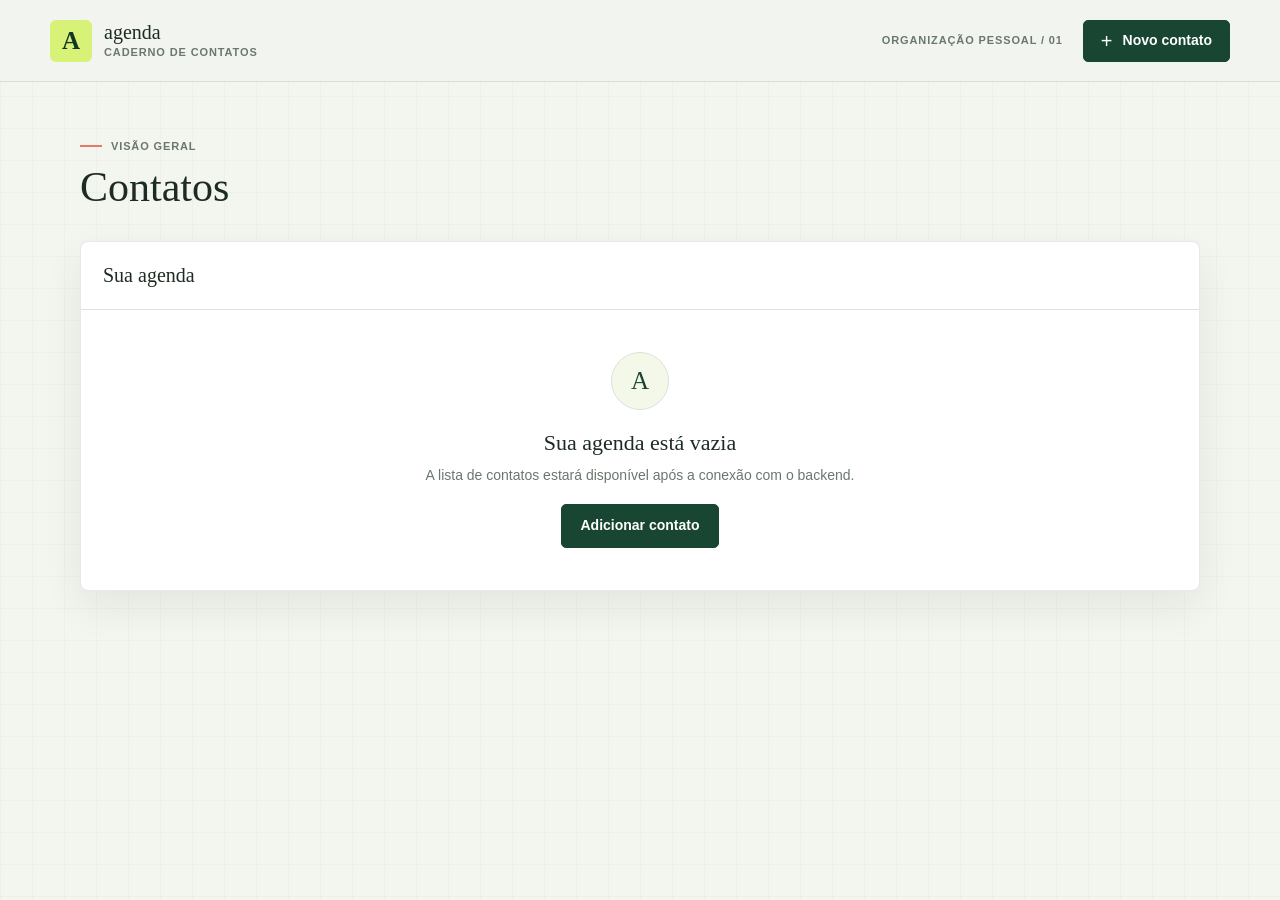
<file: app/public/index.html>
<!DOCTYPE html>
<html lang="pt-br">
<head>
    <meta charset="UTF-8">
    <meta name="viewport" content="width=device-width, initial-scale=1.0">
    <title>Contatos | Agenda Telefônica</title>
    <link rel="stylesheet" href="assets/agenda.css">
</head>
<body>
    <header class="site-header">
        <a class="brand" href="index.html" aria-label="Agenda, ir para contatos">
            <span class="brand-mark" aria-hidden="true">A</span>
            <span class="brand-copy">
                <span class="brand-name">agenda</span>
                <span class="brand-caption">Caderno de contatos</span>
            </span>
        </a>
        <span class="header-caption">Organização pessoal / 01</span>
        <a class="header-link" href="formulario.html"><span class="header-link-mark" aria-hidden="true">+</span> Novo contato</a>
    </header>

    <main class="page-shell">
        <section class="page-intro" aria-labelledby="page-title">
            <div>
                <p class="eyebrow">Visão geral</p>
                <h1 id="page-title">Contatos</h1>
            </div>
        </section>

        <section class="surface" aria-labelledby="contacts-title">
            <div class="surface-heading">
                <h2 class="surface-title" id="contacts-title">Sua agenda</h2>
            </div>
            <div class="empty-state">
                <span class="empty-mark" aria-hidden="true">A</span>
                <h3 class="empty-title">Sua agenda está vazia</h3>
                <p class="empty-copy">A lista de contatos estará disponível após a conexão com o backend.</p>
                <a class="button-primary" href="formulario.html">Adicionar contato</a>
            </div>
        </section>
    </main>
</body>
</html>
</file>
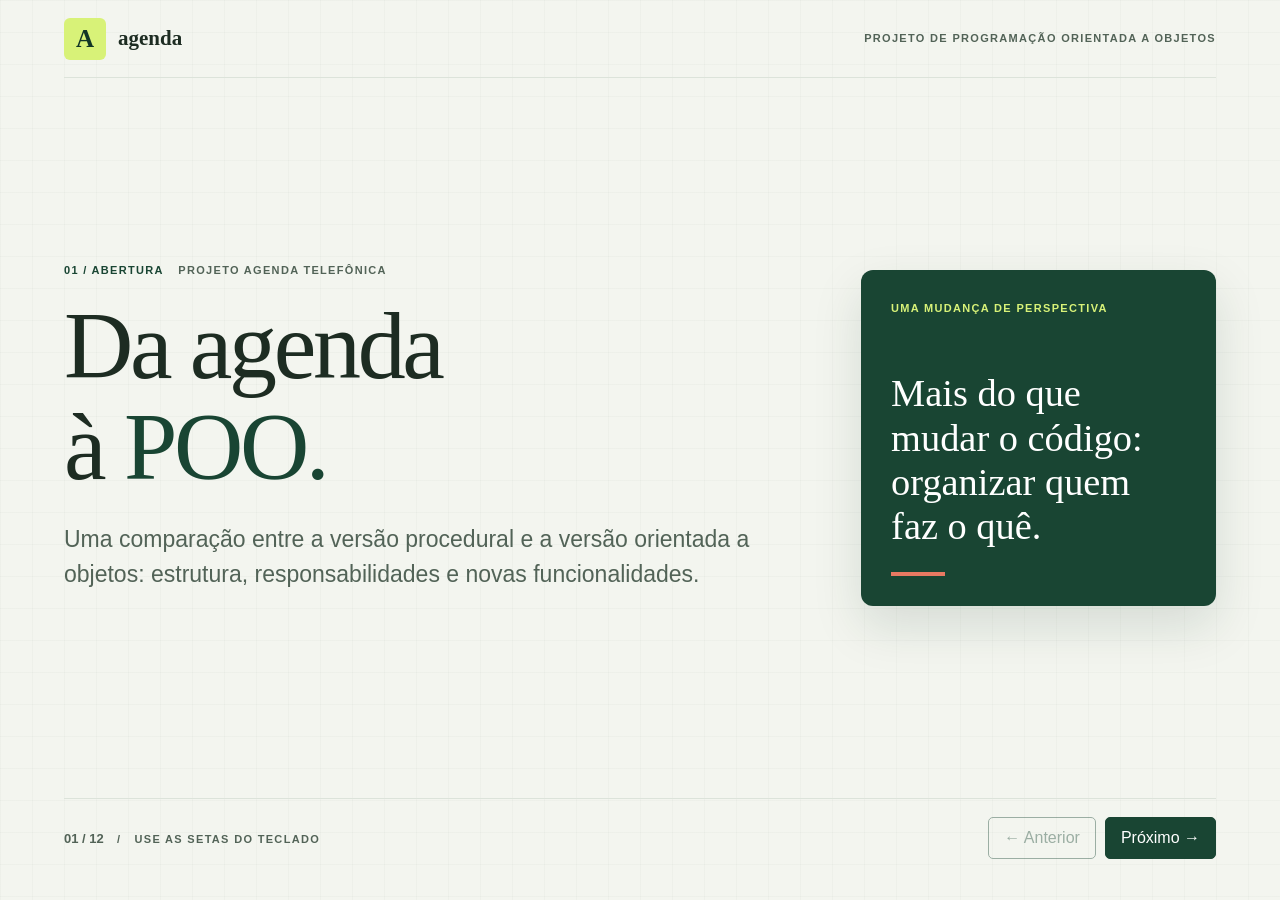
<file: app/docs/apresentacao.html>
<!DOCTYPE html>
<html lang="pt-br">
<head>
    <meta charset="UTF-8">
    <meta name="viewport" content="width=device-width, initial-scale=1">
    <title>Agenda Telefônica — da estrutura à orientação a objetos</title>
    <style>
        :root {
            color-scheme: light;
            --paper: #f3f5ef;
            --ink: #1d2c22;
            --muted: #526357;
            --forest: #194533;
            --deep: #123626;
            --lime: #d8f278;
            --coral: #e87962;
            --line: #dce3da;
        }

        * { box-sizing: border-box; }

        body {
            margin: 0;
            color: var(--ink);
            background-color: var(--paper);
            background-image: linear-gradient(rgba(29, 44, 34, .025) 1px, transparent 1px),
                linear-gradient(90deg, rgba(29, 44, 34, .025) 1px, transparent 1px);
            background-size: 32px 32px;
            font-family: "Trebuchet MS", "Lucida Sans Unicode", sans-serif;
            line-height: 1.5;
        }

        button { font: inherit; }
        button:focus-visible, .diagram-scroll:focus-visible { outline: 3px solid var(--coral); outline-offset: 3px; }
        [hidden] { display: none !important; }

        .shell { max-width: 1440px; margin: auto; padding: 0 clamp(20px, 5vw, 72px); }
        .topbar {
            display: flex;
            align-items: center;
            justify-content: space-between;
            gap: 20px;
            min-height: 78px;
            border-bottom: 1px solid var(--line);
        }
        .brand { display: flex; align-items: center; gap: 12px; }
        .brand-mark {
            display: grid;
            width: 42px;
            height: 42px;
            place-items: center;
            border-radius: 6px;
            color: var(--deep);
            background: var(--lime);
            font: 700 25px Georgia, serif;
        }
        .brand-name { font: 700 21px Georgia, serif; }
        .top-label, .eyebrow, .card-label, .small-label {
            font-size: 11px;
            font-weight: 700;
            letter-spacing: .12em;
            text-transform: uppercase;
        }
        .top-label, .eyebrow, .small-label { color: var(--muted); }
        .slide {
            display: flex;
            flex-direction: column;
            justify-content: center;
            min-height: min(720px, calc(100vh - 164px));
            padding: clamp(42px, 6vw, 85px) 0;
        }
        .slide + .slide { border-top: 1px solid var(--line); }
        .closing-slide { align-items: center; text-align: center; }
        .eyebrow { margin: 0 0 18px; }
        .eyebrow span { color: var(--forest); margin-right: 10px; }
        h1, h2, h3, p { margin-top: 0; }
        h1, h2 {
            max-width: 1050px;
            margin-bottom: 24px;
            font-family: Georgia, "Times New Roman", serif;
            font-weight: 400;
            letter-spacing: -.035em;
            line-height: 1.05;
        }
        h1 { font-size: clamp(46px, 7.5vw, 100px); }
        h2 { font-size: clamp(34px, 4.8vw, 64px); }
        h3 { margin-bottom: 10px; font-size: 20px; line-height: 1.25; }
        .accent { color: var(--forest); }
        .intro { max-width: 760px; color: var(--muted); font-size: clamp(18px, 2vw, 23px); }
        .cover { display: grid; grid-template-columns: 1.35fr .65fr; gap: 60px; align-items: center; }
        .cover-card {
            min-height: 285px;
            padding: 30px;
            border-radius: 12px;
            color: #fff;
            background: var(--forest);
            box-shadow: 0 20px 50px rgba(18, 54, 38, .13);
        }
        .cover-card .card-label { color: var(--lime); }
        .cover-card p { margin: 55px 0 0; font: 400 clamp(27px, 3vw, 41px)/1.15 Georgia, serif; }
        .cover-card .rule { width: 54px; height: 4px; margin-top: 24px; background: var(--coral); }
        .grid { display: grid; gap: 18px; }
        .two { grid-template-columns: repeat(2, minmax(0, 1fr)); }
        .three { grid-template-columns: repeat(3, minmax(0, 1fr)); }
        .four { grid-template-columns: repeat(4, minmax(0, 1fr)); }
        .card {
            min-width: 0;
            padding: clamp(20px, 2.3vw, 30px);
            border: 1px solid var(--line);
            border-radius: 10px;
            background: #fff;
        }
        .card p:last-child, .card ul:last-child { margin-bottom: 0; }
        .card-label { margin-bottom: 14px; color: var(--forest); }
        .card p, .card li { color: var(--muted); }
        .card strong { color: var(--ink); }
        .card ul { padding-left: 20px; }
        .card li + li { margin-top: 7px; }
        .dark { border-color: var(--forest); color: #fff; background: var(--forest); }
        .dark p, .dark li { color: #e1ece3; }
        .dark .card-label, .dark strong { color: var(--lime); }
        .tree, .code {
            margin: 0;
            overflow-x: auto;
            color: var(--ink);
            font: 15px/1.65 Consolas, "Courier New", monospace;
            white-space: pre;
        }
        .tag {
            display: inline-block;
            margin: 0 6px 6px 0;
            padding: 5px 10px;
            border-radius: 4px;
            color: var(--deep);
            background: var(--lime);
            font: 700 12px/1.4 "Trebuchet MS", sans-serif;
        }
        .flow { counter-reset: flow; }
        .flow .card { position: relative; border-top: 4px solid var(--forest); }
        .flow .card-label { color: var(--muted); }
        .note {
            margin: 20px 0 0;
            padding-left: 16px;
            border-left: 3px solid var(--coral);
            color: var(--muted);
            font-size: 15px;
        }
        .quote { margin: 0; font: 400 clamp(24px, 2.6vw, 35px)/1.25 Georgia, serif; }
        .diagram-slide { padding-top: 24px; padding-bottom: 24px; }
        .diagram-slide h2 { margin-bottom: 16px; }
        .diagram-scroll {
            overflow-x: auto;
            border: 1px solid var(--line);
            background: #fff;
        }
        .diagram {
            display: block;
            width: 100%;
            min-width: 900px;
            height: auto;
            max-height: min(54vh, 570px);
        }
        .diagram .box { fill: #fff; stroke: var(--forest); stroke-width: 1.5; }
        .diagram .header { fill: #edf4e9; }
        .diagram .divider { stroke: var(--forest); stroke-width: 1; }
        .diagram .class-name { fill: var(--deep); font: 700 17px "Trebuchet MS", sans-serif; text-anchor: middle; }
        .diagram .stereotype { fill: var(--muted); font: 13px "Trebuchet MS", sans-serif; text-anchor: middle; }
        .diagram .member { fill: var(--ink); font: 15px Consolas, "Courier New", monospace; }
        .diagram .relation { fill: none; stroke: var(--forest); stroke-width: 1.6; stroke-dasharray: 6 4; }
        .diagram .inheritance { fill: none; stroke: var(--forest); stroke-width: 1.6; }
        .diagram .arrow { fill: none; stroke: var(--forest); stroke-width: 1.5; }
        .diagram .triangle { fill: #fff; stroke: var(--forest); stroke-width: 1.5; }
        .diagram-note { margin-top: 10px; font-size: 13px; }
        .diagram-note strong { color: var(--ink); }
        .controls {
            display: none;
            align-items: center;
            justify-content: space-between;
            gap: 16px;
            padding: 18px 0 22px;
            border-top: 1px solid var(--line);
        }
        .js .controls { display: flex; }
        .controls-group { display: flex; align-items: center; gap: 9px; }
        .controls button {
            min-width: 46px;
            min-height: 42px;
            padding: 8px 15px;
            border: 1px solid var(--forest);
            border-radius: 5px;
            color: var(--forest);
            background: transparent;
            cursor: pointer;
        }
        .controls button:last-child { color: #fff; background: var(--forest); }
        .controls button:disabled { opacity: .4; cursor: not-allowed; }
        .status { color: var(--muted); font-size: 13px; font-weight: 700; }
        .visually-hidden {
            position: absolute;
            width: 1px;
            height: 1px;
            padding: 0;
            overflow: hidden;
            clip: rect(0, 0, 0, 0);
            white-space: nowrap;
            border: 0;
        }
        @media (max-width: 800px) {
            .cover, .four { grid-template-columns: repeat(2, minmax(0, 1fr)); }
            .three { grid-template-columns: 1fr; }
            .cover { gap: 24px; }
            .cover-card { min-height: 210px; }
            .cover-card p { margin-top: 30px; }
            .slide { min-height: 0; padding: 48px 0; }
            .diagram { max-height: none; }
        }
        @media (max-width: 580px) {
            .cover, .two, .four { grid-template-columns: 1fr; }
            .top-label { display: none; }
            .topbar { min-height: 65px; }
            .slide { padding: 35px 0; }
            .cover-card { min-height: 0; }
            .cover-card p { margin-top: 25px; }
            .controls .hint { display: none; }
        }
        @media print {
            .topbar, .controls { display: none !important; }
            .slide, .slide[hidden] { display: flex !important; min-height: 0; break-after: page; }
            .slide:last-child { break-after: auto; }
            .diagram-scroll { overflow: visible; }
            .diagram { min-width: 0; max-height: none; }
        }
    </style>
</head>
<body>
<div class="shell">
    <header class="topbar">
        <div class="brand"><span class="brand-mark" aria-hidden="true">A</span><span class="brand-name">agenda</span></div>
        <span class="top-label">Projeto de programação orientada a objetos</span>
    </header>

    <main id="slides" aria-label="Apresentação sobre o projeto Agenda Telefônica">
        <section class="slide" aria-labelledby="slide-1">
            <div class="cover">
                <div>
                    <p class="eyebrow"><span>01 / ABERTURA</span> Projeto Agenda Telefônica</p>
                    <h1 id="slide-1">Da agenda<br>à <span class="accent">POO.</span></h1>
                    <p class="intro">Uma comparação entre a versão procedural e a versão orientada a objetos: estrutura, responsabilidades e novas funcionalidades.</p>
                </div>
                <div class="cover-card">
                    <div class="card-label">Uma mudança de perspectiva</div>
                    <p>Mais do que mudar o código: organizar quem faz o quê.</p>
                    <div class="rule"></div>
                </div>
            </div>
        </section>

        <section class="slide" aria-labelledby="slide-2">
            <p class="eyebrow"><span>02 / PONTO DE PARTIDA</span> Agenda estruturada</p>
            <h2 id="slide-2">Primeiro, a versão <span class="accent">procedural.</span></h2>
            <div class="grid two">
                <div class="card">
                    <p class="card-label">Estrutura simplificada</p>
                    <pre class="tree">estruturada/
├── config/
│   ├── database.php
│   └── agenda.sql
├── index.php
├── create.php
├── edit.php / update.php
└── delete.php / error.php</pre>
                </div>
                <div class="card">
                    <p class="card-label">Como funciona</p>
                    <h3>Uma operação por arquivo</h3>
                    <p>Os arquivos executam o fluxo diretamente. Em <strong>create.php</strong>, o formulário, a validação e a inserção no banco convivem no mesmo lugar.</p>
                    <p>A conexão já fica separada em <code>config/database.php</code>.</p>
                </div>
            </div>
            <p class="note">É simples para começar, mas a mistura de responsabilidades pode dificultar a evolução do CRUD.</p>
        </section>

        <section class="slide" aria-labelledby="slide-3">
            <p class="eyebrow"><span>03 / NOVA ESTRUTURA</span> Agenda orientada a objetos</p>
            <h2 id="slide-3">Depois, a versão <span class="accent">POO.</span></h2>
            <div class="grid two">
                <div class="card">
                    <p class="card-label">Estrutura simplificada</p>
                    <pre class="tree">app/
├── Controller/     requisições e ações
├── Models/         entidades, serviços
│                   e repositórios
├── Views/          telas
└── Infrastructure/ conexão e sessão</pre>
                </div>
                <div class="card dark">
                    <p class="card-label">Ideia central</p>
                    <p class="quote">Cada parte tem um papel mais claro e trabalha junto com as outras.</p>
                    <p>Contatos, usuários e autenticação são organizados em componentes com responsabilidades distintas.</p>
                </div>
            </div>
        </section>

        <section class="slide" aria-labelledby="slide-4">
            <p class="eyebrow"><span>04 / RESPONSABILIDADES</span> Do formulário ao banco</p>
            <h2 id="slide-4">Como nasce um contato?</h2>
            <div class="grid four flow">
                <div class="card"><p class="card-label">01 / Controller</p><h3>Recebe</h3><p><code>ContactController</code> lê os dados e chama o serviço.</p></div>
                <div class="card"><p class="card-label">02 / Service</p><h3>Coordena</h3><p><code>ContactService</code> organiza o cadastro e verifica duplicidade.</p></div>
                <div class="card"><p class="card-label">03 / Entity</p><h3>Representa</h3><p><code>ContactEntity</code> guarda os dados e valida nome, telefone e e-mail.</p></div>
                <div class="card"><p class="card-label">04 / Repository</p><h3>Persiste</h3><p><code>ContactRepository</code> executa a inserção no banco.</p></div>
            </div>
            <p class="note">A view apresenta o formulário e os retornos; o controller coordena a resposta para a tela.</p>
        </section>

        <section class="slide" aria-labelledby="slide-5">
            <p class="eyebrow"><span>05 / ANALOGIA</span> Uma agenda no escritório</p>
            <h2 id="slide-5">Uma pessoa ou <span class="accent">uma equipe?</span></h2>
            <div class="grid two">
                <div class="card">
                    <p class="card-label">Procedural</p>
                    <h3>Uma pessoa cuida de tudo</h3>
                    <p>Ela recebe o contato, confere os dados e guarda a ficha. Cada tarefa segue um conjunto de instruções.</p>
                </div>
                <div class="card dark">
                    <p class="card-label">POO neste projeto</p>
                    <h3>Papéis divididos</h3>
                    <p>Uma pessoa recebe, outra organiza e confere, e outra guarda a ficha. Cada parte colabora para concluir o trabalho.</p>
                </div>
            </div>
            <p class="note">É uma analogia para a organização adotada aqui: tanto código procedural quanto POO podem dividir responsabilidades.</p>
        </section>

        <section class="slide" aria-labelledby="slide-6">
            <p class="eyebrow"><span>06 / FUNCIONALIDADE ADICIONAL</span> Acesso e perfis</p>
            <h2 id="slide-6">Uma agenda, <span class="accent">dois perfis.</span></h2>
            <p class="intro">A versão POO acrescenta cadastro, login e controle de acesso por sessão.</p>
            <div class="grid two">
                <div class="card"><p class="card-label">USER / Usuário comum</p><h3>Sua própria agenda</h3><p>Cria, consulta, edita e exclui seus contatos. Os registros são vinculados ao usuário.</p></div>
                <div class="card"><p class="card-label">ADMIN / Administrador</p><h3>Gestão de usuários</h3><p>Lista e edita usuários, além de ativar ou inativar contas; não pode inativar a própria conta.</p></div>
            </div>
            <p class="note">O cadastro pela tela cria um usuário comum. O perfil determina a área apresentada após o login.</p>
        </section>

        <section class="slide" aria-labelledby="slide-7">
            <p class="eyebrow"><span>07 / CONCEITOS</span> Orientação a objetos</p>
            <h2 id="slide-7">Dados e comportamentos <span class="accent">juntos.</span></h2>
            <div class="grid two">
                <div class="card">
                    <p class="card-label">Exemplo / ContactEntity</p>
                    <pre class="code">private string $name = '';
private string $phone = '';

public function getName(): string
{
    return $this->name;
}</pre>
                </div>
                <div class="card">
                    <p class="card-label">O que estamos vendo</p>
                    <ul>
                        <li><strong>Classe:</strong> representa um contato.</li>
                        <li><strong>Atributos:</strong> guardam nome e telefone.</li>
                        <li><strong>Métodos:</strong> oferecem operações, como ler o nome.</li>
                        <li><strong>Encapsulamento:</strong> atributos privados são acessados por métodos.</li>
                    </ul>
                </div>
            </div>
            <p class="note"><code>fill()</code> preenche os dados; a validação é uma etapa separada, chamada pelo serviço no cadastro e na edição.</p>
        </section>

        <section class="slide" aria-labelledby="slide-8">
            <p class="eyebrow"><span>08 / ARQUITETURA</span> MVC e contratos</p>
            <h2 id="slide-8">Separar para <span class="accent">entender.</span></h2>
            <div class="grid three">
                <div class="card"><p class="card-label">Model</p><h3>Dados e regras</h3><p>Entidades, serviços e repositórios trabalham com os dados e suas operações.</p></div>
                <div class="card"><p class="card-label">View</p><h3>Apresentação</h3><p>Telas exibem formulários, listas e mensagens para quem usa o sistema.</p></div>
                <div class="card"><p class="card-label">Controller</p><h3>Fluxo</h3><p>Recebe ações, chama serviços e direciona a resposta para a interface.</p></div>
            </div>
            <p class="note">As interfaces <code>ContactRepositoryInterface</code> e <code>UserRepositoryInterface</code> definem contratos. Os serviços ainda criam repositórios concretos diretamente, portanto há espaço para reduzir o acoplamento.</p>
        </section>

        <section class="slide diagram-slide" aria-labelledby="slide-9">
            <p class="eyebrow"><span>09 / DIAGRAMA DE CLASSES</span> Contatos</p>
            <h2 id="slide-9">Como as classes <span class="accent">colaboram.</span></h2>
            <div class="diagram-scroll" tabindex="0" role="region" aria-label="Diagrama de contatos; role horizontalmente para ver o desenho completo">
                <svg class="diagram" viewBox="0 0 1100 450" role="img" aria-labelledby="contacts-title contacts-desc">
                    <title id="contacts-title">Diagrama de classes de contatos</title>
                    <desc id="contacts-desc">ContactController herda de BaseController e usa ContactService. BaseController concentra a conexão e operações HTTP comuns. ContactService usa ContactEntity e ContactRepository. ContactRepository implementa ContactRepositoryInterface. São exibidos apenas alguns membros; ContactController também utiliza Auth, UserService e GlobalMessages.</desc>
                    <defs>
                        <marker id="contact-use" viewBox="0 0 12 12" refX="10" refY="6" markerWidth="12" markerHeight="12" orient="auto" markerUnits="userSpaceOnUse"><path class="arrow" d="M1 1 L10 6 L1 11"/></marker>
                        <marker id="contact-implements" viewBox="0 0 14 14" refX="12" refY="7" markerWidth="14" markerHeight="14" orient="auto" markerUnits="userSpaceOnUse"><path class="triangle" d="M1 1 L12 7 L1 13 Z"/></marker>
                    </defs>
                    <path class="relation" d="M330 155 H390" marker-end="url(#contact-use)"/>
                    <path class="relation" d="M540 230 V300" marker-end="url(#contact-use)"/>
                    <path class="relation" d="M690 155 H715 V355 H740" marker-end="url(#contact-use)"/>
                    <path class="relation" d="M895 285 V160" marker-end="url(#contact-implements)"/>
                    <path class="inheritance" d="M180 230 V300" marker-end="url(#contact-implements)"/>

                    <g transform="translate(30 85)">
                        <rect class="box" width="300" height="145"/><rect class="header" x="1" y="1" width="298" height="34"/><path class="divider" d="M0 35 H300 M0 75 H300"/>
                        <text class="class-name" x="150" y="24">ContactController</text>
                        <text class="member" x="12" y="61">− contactService: ContactService</text>
                        <text class="member" x="12" y="99">+ dispatch(action): void</text>
                        <text class="member" x="12" y="124">− create(): void</text>
                    </g>
                    <g transform="translate(390 85)">
                        <rect class="box" width="300" height="145"/><rect class="header" x="1" y="1" width="298" height="34"/><path class="divider" d="M0 35 H300 M0 75 H300"/>
                        <text class="class-name" x="150" y="24">ContactService</text>
                        <text class="member" x="12" y="61">− error: ?string</text>
                        <text class="member" x="12" y="99">+ create(…): bool</text>
                        <text class="member" x="12" y="124">+ listAll(…): array</text>
                    </g>
                    <g transform="translate(390 300)">
                        <rect class="box" width="300" height="135"/><rect class="header" x="1" y="1" width="298" height="34"/><path class="divider" d="M0 35 H300 M0 85 H300"/>
                        <text class="class-name" x="150" y="24">ContactEntity</text>
                        <text class="member" x="12" y="58">− name: string</text><text class="member" x="12" y="77">− phone: string</text>
                        <text class="member" x="12" y="109">+ validationError(): ?string</text>
                    </g>
                    <g transform="translate(30 300)">
                        <rect class="box" width="300" height="135"/><rect class="header" x="1" y="1" width="298" height="52"/><path class="divider" d="M0 53 H300 M0 85 H300"/>
                        <text class="stereotype" x="150" y="20">«abstract»</text><text class="class-name" x="150" y="42">BaseController</text>
                        <text class="member" x="12" y="75"># conn: mysqli</text>
                        <text class="member" x="12" y="109"># isPost(): bool</text>
                        <text class="member" x="12" y="128"># redirectTo(url): void</text>
                    </g>
                    <g transform="translate(740 285)">
                        <rect class="box" width="310" height="150"/><rect class="header" x="1" y="1" width="308" height="34"/><path class="divider" d="M0 35 H310 M0 53 H310"/>
                        <text class="class-name" x="155" y="24">ContactRepository</text>
                        <text class="member" x="12" y="77">+ listAll(…): array</text><text class="member" x="12" y="101">+ insert(…): bool</text><text class="member" x="12" y="125">+ delete(…): bool</text>
                    </g>
                    <g transform="translate(740 15)">
                        <rect class="box" width="310" height="145"/><rect class="header" x="1" y="1" width="308" height="52"/><path class="divider" d="M0 53 H310 M0 70 H310"/>
                        <text class="stereotype" x="155" y="20">«interface»</text><text class="class-name" x="155" y="42">ContactRepositoryInterface</text>
                        <text class="member" x="12" y="94">+ listAll(…): array</text><text class="member" x="12" y="118">+ insert(…): bool</text>
                    </g>
                </svg>
            </div>
            <p class="note diagram-note"><strong>Legenda:</strong> + público; − privado; # protegido; seta tracejada aberta = usa; triângulo tracejado = implementa interface; triângulo contínuo = herda. Membros e relações selecionados; <code>…</code> omite parâmetros. Em telas pequenas, role o diagrama horizontalmente. O controller também usa <code>Auth</code>, <code>UserService</code> e <code>GlobalMessages</code>.</p>
        </section>

        <section class="slide diagram-slide" aria-labelledby="slide-10">
            <p class="eyebrow"><span>10 / DIAGRAMA DE CLASSES</span> Usuários e autenticação</p>
            <h2 id="slide-10">Acesso e usuários <span class="accent">em conjunto.</span></h2>
            <div class="diagram-scroll" tabindex="0" role="region" aria-label="Diagrama de usuários e autenticação; role horizontalmente para ver o desenho completo">
                <svg class="diagram" viewBox="0 0 1100 530" role="img" aria-labelledby="users-title users-desc">
                    <title id="users-title">Diagrama de classes de usuários e autenticação</title>
                    <desc id="users-desc">AuthController e UserController herdam de BaseController e usam UserService e Auth. BaseController concentra a conexão e operações HTTP comuns. UserService usa UserEntity e UserRepository. UserRepository implementa UserRepositoryInterface. Os controllers também utilizam GlobalMessages. Apenas alguns membros e relações são exibidos.</desc>
                    <defs>
                        <marker id="user-use" viewBox="0 0 12 12" refX="10" refY="6" markerWidth="12" markerHeight="12" orient="auto" markerUnits="userSpaceOnUse"><path class="arrow" d="M1 1 L10 6 L1 11"/></marker>
                        <marker id="user-implements" viewBox="0 0 14 14" refX="12" refY="7" markerWidth="14" markerHeight="14" orient="auto" markerUnits="userSpaceOnUse"><path class="triangle" d="M1 1 L12 7 L1 13 Z"/></marker>
                    </defs>
                    <path class="relation" d="M320 90 H350 V200 H455 V215" marker-end="url(#user-use)"/>
                    <path class="relation" d="M540 155 V215" marker-end="url(#user-use)"/>
                    <path class="relation" d="M170 25 V10 H910 V25" marker-end="url(#user-use)"/>
                    <path class="relation" d="M690 90 H760" marker-end="url(#user-use)"/>
                    <path class="relation" d="M455 345 V360 H170 V380" marker-end="url(#user-use)"/>
                    <path class="relation" d="M540 345 V380" marker-end="url(#user-use)"/>
                    <path class="relation" d="M690 445 H760" marker-end="url(#user-implements)"/>
                    <path class="inheritance" d="M170 155 V215" marker-end="url(#user-implements)"/>
                    <path class="inheritance" d="M450 155 V175 H260 V215" marker-end="url(#user-implements)"/>

                    <g transform="translate(20 25)">
                        <rect class="box" width="300" height="130"/><rect class="header" x="1" y="1" width="298" height="34"/><path class="divider" d="M0 35 H300 M0 75 H300"/>
                        <text class="class-name" x="150" y="24">AuthController</text>
                        <text class="member" x="12" y="61">− userService: UserService</text>
                        <text class="member" x="12" y="100">+ dispatch(action): void</text>
                    </g>
                    <g transform="translate(390 25)">
                        <rect class="box" width="300" height="130"/><rect class="header" x="1" y="1" width="298" height="34"/><path class="divider" d="M0 35 H300 M0 75 H300"/>
                        <text class="class-name" x="150" y="24">UserController</text>
                        <text class="member" x="12" y="61">− userService: UserService</text>
                        <text class="member" x="12" y="100">+ dispatch(action): void</text>
                    </g>
                    <g transform="translate(760 25)">
                        <rect class="box" width="300" height="130"/><rect class="header" x="1" y="1" width="298" height="34"/><path class="divider" d="M0 35 H300 M0 53 H300"/>
                        <text class="class-name" x="150" y="24">Auth</text>
                        <text class="member" x="12" y="78">+ login(user): void {static}</text>
                        <text class="member" x="12" y="102">+ mustBe(type): array {static}</text>
                    </g>
                    <g transform="translate(20 215)">
                        <rect class="box" width="300" height="130"/><rect class="header" x="1" y="1" width="298" height="52"/><path class="divider" d="M0 53 H300 M0 80 H300"/>
                        <text class="stereotype" x="150" y="20">«abstract»</text><text class="class-name" x="150" y="42">BaseController</text>
                        <text class="member" x="12" y="72"># conn: mysqli</text>
                        <text class="member" x="12" y="103"># isPost(): bool</text>
                        <text class="member" x="12" y="122"># redirectTo(url): void</text>
                    </g>
                    <g transform="translate(390 215)">
                        <rect class="box" width="300" height="130"/><rect class="header" x="1" y="1" width="298" height="34"/><path class="divider" d="M0 35 H300 M0 70 H300"/>
                        <text class="class-name" x="150" y="24">UserService</text>
                        <text class="member" x="12" y="58">− error: ?string</text>
                        <text class="member" x="12" y="94">+ register(…): bool</text>
                        <text class="member" x="12" y="117">+ authenticate(…): ?array</text>
                    </g>
                    <g transform="translate(20 380)">
                        <rect class="box" width="300" height="135"/><rect class="header" x="1" y="1" width="298" height="34"/><path class="divider" d="M0 35 H300 M0 85 H300"/>
                        <text class="class-name" x="150" y="24">UserEntity</text>
                        <text class="member" x="12" y="58">− name: string</text><text class="member" x="12" y="77">− type: string</text>
                        <text class="member" x="12" y="109">+ validationError(…): ?string</text>
                    </g>
                    <g transform="translate(390 380)">
                        <rect class="box" width="300" height="135"/><rect class="header" x="1" y="1" width="298" height="34"/><path class="divider" d="M0 35 H300 M0 53 H300"/>
                        <text class="class-name" x="150" y="24">UserRepository</text>
                        <text class="member" x="12" y="77">+ findByEmail(…): ?array</text><text class="member" x="12" y="101">+ insert(…): bool</text><text class="member" x="12" y="125">+ setActive(…): bool</text>
                    </g>
                    <g transform="translate(760 380)">
                        <rect class="box" width="300" height="135"/><rect class="header" x="1" y="1" width="298" height="52"/><path class="divider" d="M0 53 H300 M0 70 H300"/>
                        <text class="stereotype" x="150" y="20">«interface»</text><text class="class-name" x="150" y="42">UserRepositoryInterface</text>
                        <text class="member" x="12" y="94">+ findByEmail(…): ?array</text><text class="member" x="12" y="118">+ insert(…): bool</text>
                    </g>
                </svg>
            </div>
            <p class="note diagram-note"><strong>Legenda:</strong> + público; − privado; # protegido; seta tracejada aberta = usa; triângulo tracejado = implementa interface; triângulo contínuo = herda; <code>{static}</code> = método estático. Membros e relações selecionados; <code>…</code> omite parâmetros. Os controllers também usam <code>GlobalMessages</code>. Em telas pequenas, role o diagrama horizontalmente.</p>
        </section>

        <section class="slide" aria-labelledby="slide-11">
            <p class="eyebrow"><span>11 / CONCLUSÃO</span> Escolhas de projeto</p>
            <h2 id="slide-11">Organizar é fazer <span class="accent">escolhas.</span></h2>
            <div class="grid two">
                <div class="card">
                    <p class="card-label">E a herança?</p>
                    <h3>Foi aplicada aos controllers.</h3>
                    <p><code>ContactController</code>, <code>AuthController</code> e <code>UserController</code> herdam de <code>BaseController</code>, que compartilha a conexão e operações HTTP comuns.</p>
                    <p><code>implements</code> cumpre um contrato de interface; <code>extends</code> herda comportamento de uma classe-base.</p>
                </div>
                <div class="card dark">
                    <p class="card-label">O que aprendemos</p>
                    <p class="quote">A procedural é direta. A POO facilita localizar e evoluir responsabilidades à medida que o projeto cresce.</p>
                </div>
            </div>
            <p class="note">A versão POO também amplia o escopo: autenticação e gestão de usuários não existiam no CRUD procedural analisado.</p>
        </section>

        <section class="slide closing-slide" aria-labelledby="slide-12">
            <p class="eyebrow"><span>12 / ENCERRAMENTO</span> Agenda Telefônica</p>
            <h2 id="slide-12">Muito obrigado pela <span class="accent">atenção.</span></h2>
        </section>
    </main>

    <nav class="controls" aria-label="Navegação da apresentação">
        <div>
            <span class="status" id="counter"></span>
            <span class="small-label hint"> &nbsp; / &nbsp; Use as setas do teclado</span>
        </div>
        <div class="controls-group">
            <button type="button" id="previous" aria-label="Slide anterior">← Anterior</button>
            <button type="button" id="next" aria-label="Próximo slide">Próximo →</button>
        </div>
    </nav>
    <p id="announcement" class="visually-hidden" aria-live="polite" aria-atomic="true"></p>
</div>
<script>
    (() => {
        const slides = Array.from(document.querySelectorAll('.slide'));
        const previous = document.getElementById('previous');
        const next = document.getElementById('next');
        const counter = document.getElementById('counter');
        const announcement = document.getElementById('announcement');
        let current = 0;

        function showSlide(index) {
            const focusedControl = document.activeElement;
            current = Math.max(0, Math.min(index, slides.length - 1));
            slides.forEach((slide, position) => {
                slide.hidden = position !== current;
            });
            previous.disabled = current === 0;
            next.disabled = current === slides.length - 1;
            if (focusedControl === previous && previous.disabled) next.focus();
            if (focusedControl === next && next.disabled) previous.focus();
            counter.textContent = `${String(current + 1).padStart(2, '0')} / ${String(slides.length).padStart(2, '0')}`;
            announcement.textContent = `Slide ${current + 1} de ${slides.length}: ${slides[current].querySelector('h1, h2').textContent}`;
            window.scrollTo(0, 0);
        }

        previous.addEventListener('click', () => showSlide(current - 1));
        next.addEventListener('click', () => showSlide(current + 1));
        document.addEventListener('keydown', (event) => {
            if (event.altKey || event.ctrlKey || event.metaKey || event.shiftKey) return;
            if (event.target.closest('.diagram-scroll')) return;
            if (event.key === 'ArrowRight' && current < slides.length - 1) {
                event.preventDefault();
                showSlide(current + 1);
            } else if (event.key === 'ArrowLeft' && current > 0) {
                event.preventDefault();
                showSlide(current - 1);
            }
        });
        showSlide(0);
        document.documentElement.classList.add('js');
    })();
</script>
</body>
</html>
</file>
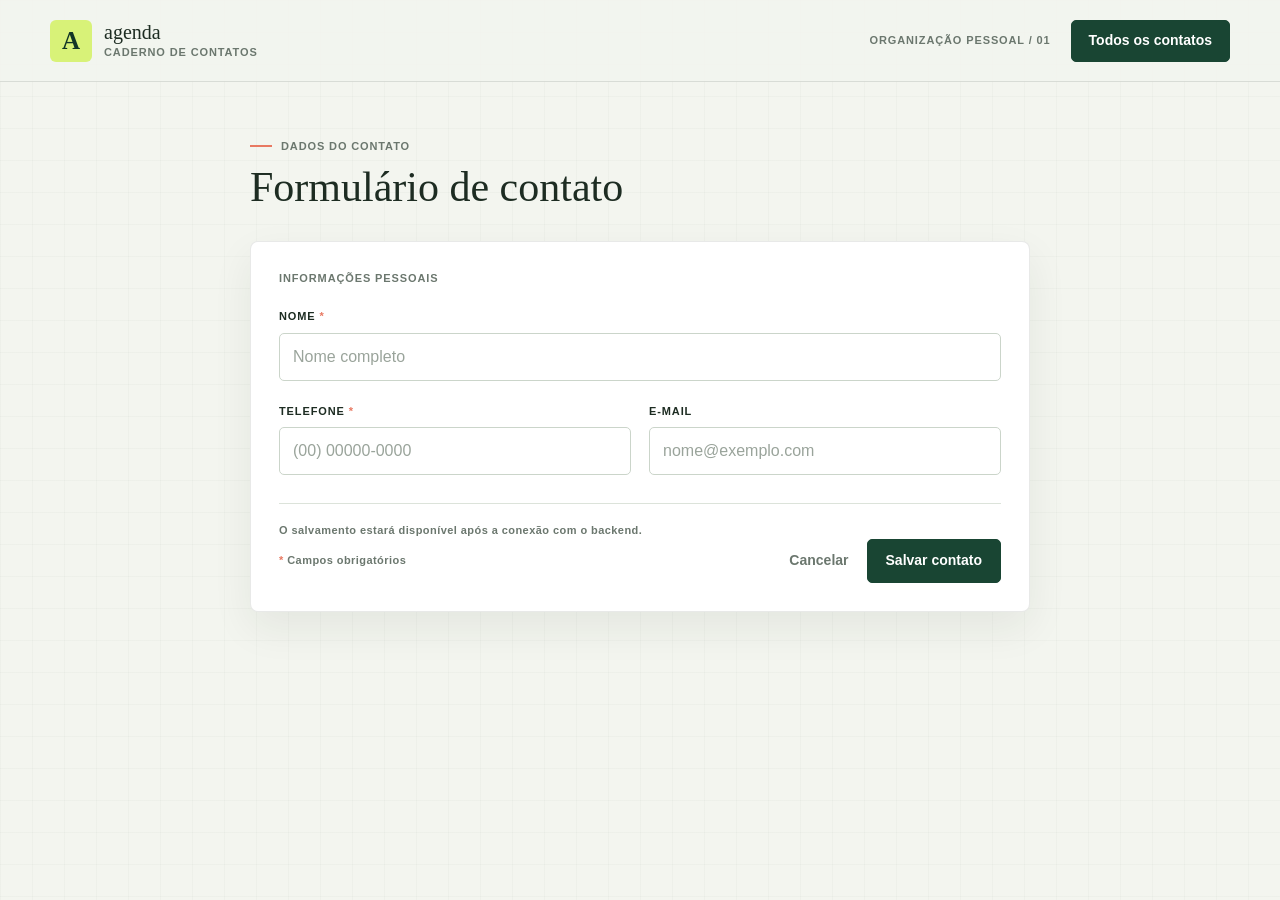
<file: app/public/formulario.html>
<!DOCTYPE html>
<html lang="pt-br">
<head>
    <meta charset="UTF-8">
    <meta name="viewport" content="width=device-width, initial-scale=1.0">
    <title>Formulário de contato | Agenda Telefônica</title>
    <link rel="stylesheet" href="assets/agenda.css">
</head>
<body>
    <header class="site-header">
        <a class="brand" href="index.html" aria-label="Agenda, ir para contatos">
            <span class="brand-mark" aria-hidden="true">A</span>
            <span class="brand-copy">
                <span class="brand-name">agenda</span>
                <span class="brand-caption">Caderno de contatos</span>
            </span>
        </a>
        <span class="header-caption">Organização pessoal / 01</span>
        <a class="header-link" href="index.html">Todos os contatos</a>
    </header>

    <main class="page-shell form-shell">
        <section class="page-intro" aria-labelledby="page-title">
            <div>
                <p class="eyebrow">Dados do contato</p>
                <h1 id="page-title">Formulário de contato</h1>
            </div>
        </section>

        <section class="surface form-surface" aria-label="Dados do contato">
            <p class="form-section-label">Informações pessoais</p>
            <form>
                <div class="form-grid">
                    <div class="field field--wide">
                        <label class="field-label" for="nome">Nome <span class="required-mark" aria-hidden="true">*</span></label>
                        <input class="field-input" id="nome" name="nome" type="text" maxlength="100" autocomplete="name" required placeholder="Nome completo">
                    </div>
                    <div class="field">
                        <label class="field-label" for="telefone">Telefone <span class="required-mark" aria-hidden="true">*</span></label>
                        <input class="field-input" id="telefone" name="telefone" type="tel" maxlength="20" autocomplete="tel" required placeholder="(00) 00000-0000">
                    </div>
                    <div class="field">
                        <label class="field-label" for="email">E-mail</label>
                        <input class="field-input" id="email" name="email" type="email" maxlength="100" autocomplete="email" placeholder="nome@exemplo.com">
                    </div>
                </div>

                <hr class="form-divider">
                <p class="form-note">O salvamento estará disponível após a conexão com o backend.</p>
                <div class="form-actions">
                    <p class="form-note"><span class="required-mark" aria-hidden="true">*</span> Campos obrigatórios</p>
                    <div class="form-action-group">
                        <a class="button-link" href="index.html">Cancelar</a>
                        <button class="button-primary" type="button" disabled>Salvar contato</button>
                    </div>
                </div>
            </form>
        </section>
    </main>
</body>
</html>
</file>
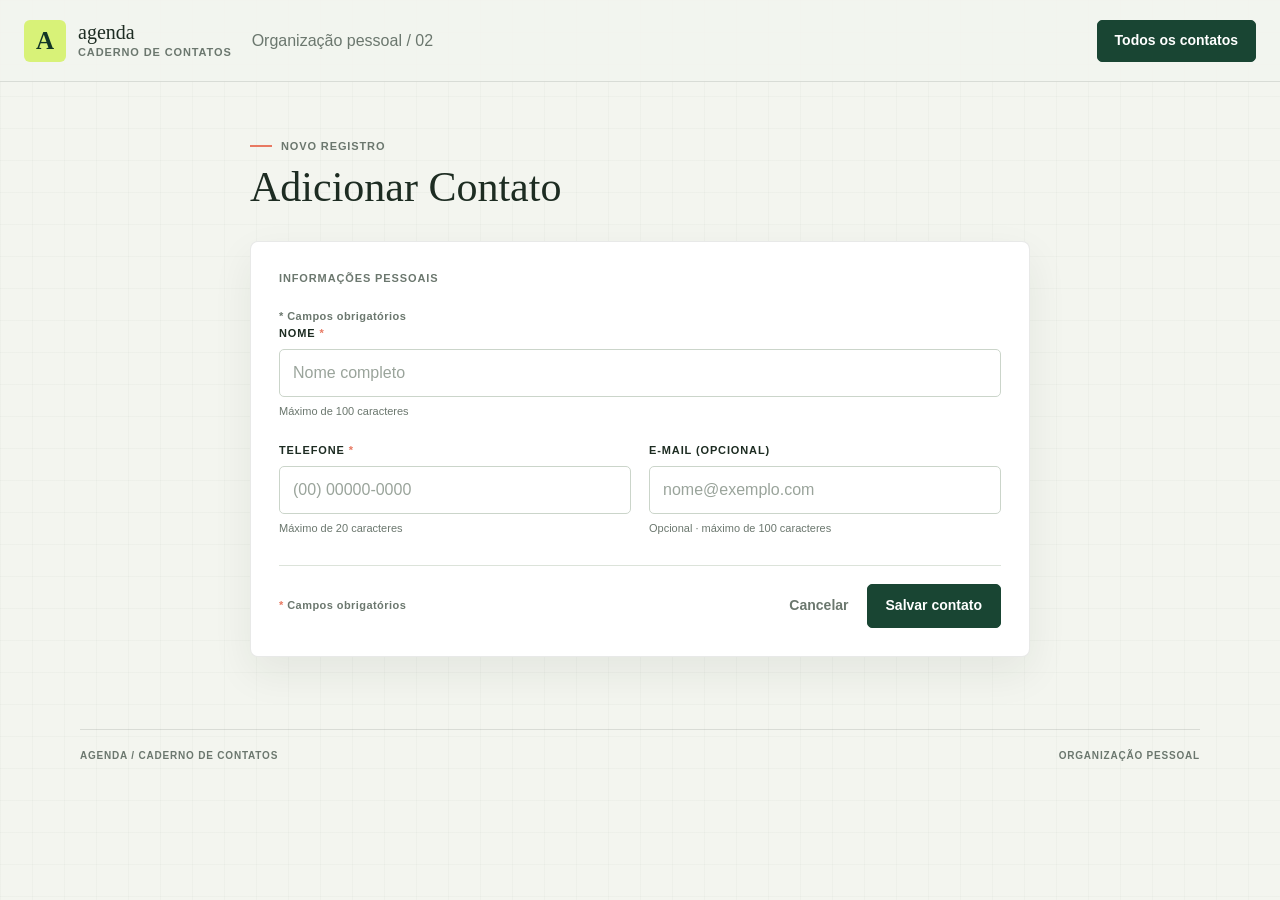
<file: app/Views/Contatos/formulario.html>
<!DOCTYPE html>
<html lang="pt-br">
<head>
    <meta charset="UTF-8">
    <meta name="viewport" content="width=device-width, initial-scale=1.0">
    <title>Adicionar contato | Agenda Telefônica</title>
    <link rel="stylesheet" href="../style.css">
</head>
<body>
    <header class="site-header">
        <a class="brand" href="../HomePage/index.html" aria-label="Agenda, ir para contatos">
            <span class="brand-mark" aria-hidden="true">A</span>
            <span class="brand-copy">
                <span class="brand-name">agenda</span>
                <span class="brand-caption">Caderno de contatos</span>
            </span>
        </a>
        <span class="header-caption">Organização pessoal / 02</span>
        <a class="header-link" href="../HomePage/index.html">Todos os contatos</a>
    </header>

    <main class="page-shell form-shell">
        <section class="page-intro" aria-labelledby="page-title">
            <div>
                <p class="eyebrow">Novo registro</p>
                <h1 id="page-title">Adicionar Contato</h1>
            </div>
        </section>

        <section class="surface form-surface" aria-label="Dados do contato">
            <p class="form-section-label">Informações pessoais</p>
            <p class="form-note">* Campos obrigatórios</p>

            <form action="../../Controller/Users/UsersController.php" method="post">
                
                <input type="hidden" name="action" value="create">
<div class="form-grid">
                    <div class="field field--wide">
                        <label class="field-label" for="nome">Nome <span class="required-mark" aria-hidden="true">*</span></label>
                        <input class="field-input" id="nome" name="nome" type="text" maxlength="100" autocomplete="name" required placeholder="Nome completo">
                        <p class="field-hint">Máximo de 100 caracteres</p>
                    </div>
                    <div class="field">
                        <label class="field-label" for="telefone">Telefone <span class="required-mark" aria-hidden="true">*</span></label>
                        <input class="field-input" id="telefone" name="telefone" type="tel" maxlength="20" autocomplete="tel" required placeholder="(00) 00000-0000">
                        <p class="field-hint">Máximo de 20 caracteres</p>
                    </div>
                    <div class="field">
                        <label class="field-label" for="email">E-mail (opcional)</label>
                        <input class="field-input" id="email" name="email" type="email" maxlength="100" autocomplete="email" placeholder="nome@exemplo.com">
                        <p class="field-hint">Opcional · máximo de 100 caracteres</p>
                    </div>
                </div>

                <hr class="form-divider">

                <div class="form-actions">
                    <p class="form-note"><span class="required-mark" aria-hidden="true">*</span> Campos obrigatórios</p>
                    <div class="form-action-group">
                        <a class="button-link" href="../HomePage/index.html">Cancelar</a>
                        <button class="button-primary" type="submit">Salvar contato</button>
                    </div>
                </div>
            </form>
        </section>
    </main>

    <footer class="site-footer">
        <span>agenda / Caderno de contatos</span>
        <span>Organização pessoal</span>
    </footer>
</body>
</html>
</file>
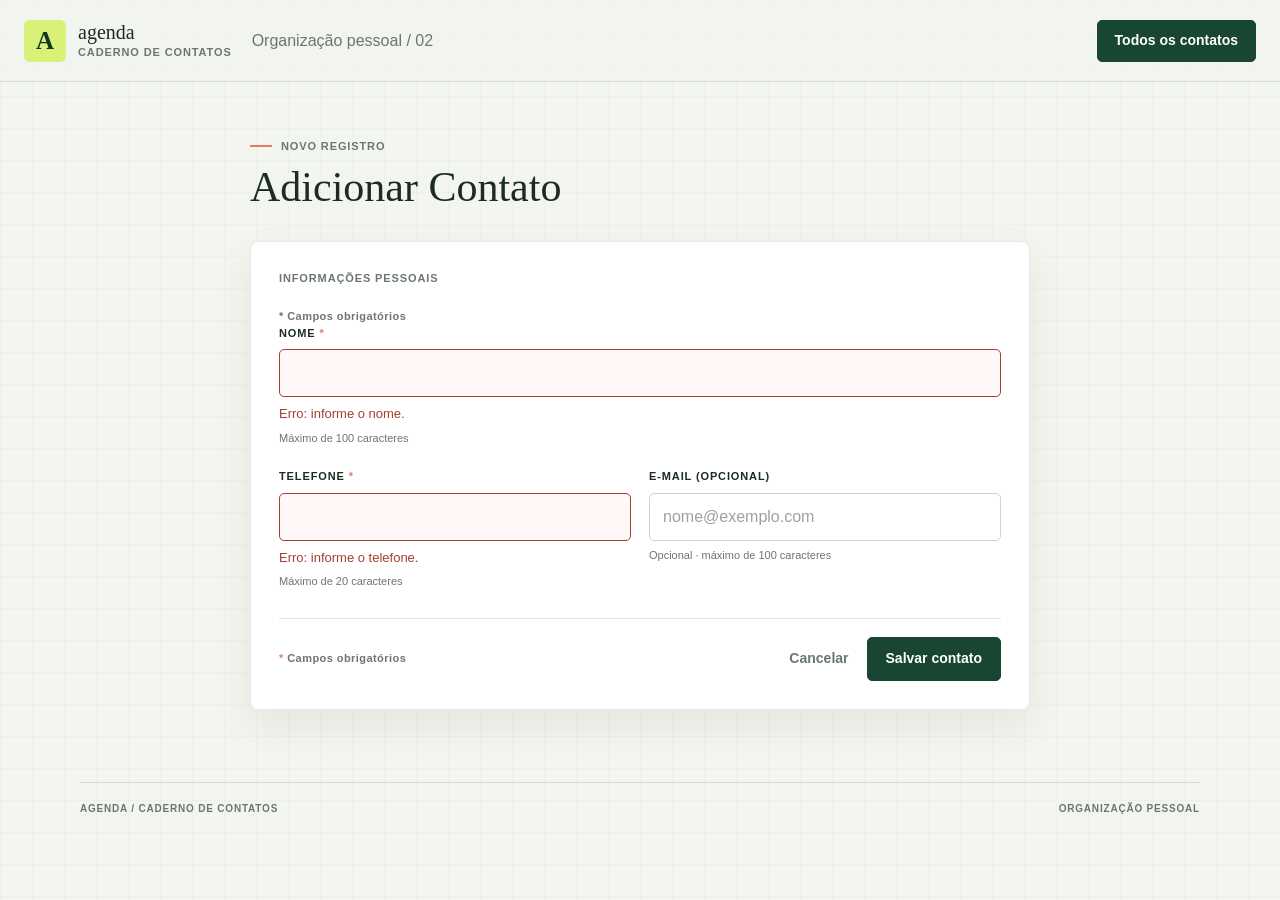
<file: app/Views/CreateContact/index-erro.html>
<!DOCTYPE html>
<html lang="pt-br">
<head>
    <meta charset="UTF-8">
    <meta name="viewport" content="width=device-width, initial-scale=1.0">
    <title>Adicionar contato | Agenda Telefônica</title>
    <link rel="stylesheet" href="../style.css">
</head>
<body>
    <header class="site-header">
        <a class="brand" href="../HomePage/index.php" aria-label="Agenda, ir para contatos">
            <span class="brand-mark" aria-hidden="true">A</span>
            <span class="brand-copy">
                <span class="brand-name">agenda</span>
                <span class="brand-caption">Caderno de contatos</span>
            </span>
        </a>
        <span class="header-caption">Organização pessoal / 02</span>
        <a class="header-link" href="../HomePage/index.php">Todos os contatos</a>
    </header>

    <main class="page-shell form-shell">
        <section class="page-intro" aria-labelledby="page-title">
            <div>
                <p class="eyebrow">Novo registro</p>
                <h1 id="page-title">Adicionar Contato</h1>
            </div>
        </section>

        <section class="surface form-surface" aria-label="Dados do contato">
            <p class="form-section-label">Informações pessoais</p>
            <p class="form-note">* Campos obrigatórios</p>

            <form action="../../Controller/Users/UsersController.php" method="post" novalidate>
                
                <input type="hidden" name="action" value="create">
<div class="form-grid">
                    <div class="field field--wide">
                        <label class="field-label" for="nome">Nome <span class="required-mark" aria-hidden="true">*</span></label>
                        <input class="field-input" id="nome" name="nome" type="text" maxlength="100" autocomplete="name" aria-invalid="true" aria-describedby="nome-erro">
                        <p class="field-error" id="nome-erro">Erro: informe o nome.</p>
                        <p class="field-hint">Máximo de 100 caracteres</p>
                    </div>
                    <div class="field">
                        <label class="field-label" for="telefone">Telefone <span class="required-mark" aria-hidden="true">*</span></label>
                        <input class="field-input" id="telefone" name="telefone" type="tel" maxlength="20" autocomplete="tel" aria-invalid="true" aria-describedby="telefone-erro">
                        <p class="field-error" id="telefone-erro">Erro: informe o telefone.</p>
                        <p class="field-hint">Máximo de 20 caracteres</p>
                    </div>
                    <div class="field">
                        <label class="field-label" for="email">E-mail (opcional)</label>
                        <input class="field-input" id="email" name="email" type="email" maxlength="100" autocomplete="email" placeholder="nome@exemplo.com">
                        <p class="field-hint">Opcional · máximo de 100 caracteres</p>
                    </div>
                </div>

                <hr class="form-divider">

                <div class="form-actions">
                    <p class="form-note"><span class="required-mark" aria-hidden="true">*</span> Campos obrigatórios</p>
                    <div class="form-action-group">
                        <a class="button-link" href="../HomePage/index.php">Cancelar</a>
                        <button class="button-primary" type="submit">Salvar contato</button>
                    </div>
                </div>
            </form>
        </section>
    </main>

    <footer class="site-footer">
        <span>agenda / Caderno de contatos</span>
        <span>Organização pessoal</span>
    </footer>
</body>
</html>
</file>
<file: app/public/assets/agenda.css>
:root {
    color-scheme: light;
    --paper: #f3f5ef;
    --surface: #ffffff;
    --ink: #1d2c22;
    --muted: #6b776e;
    --line: #dce3da;
    --forest: #194533;
    --forest-deep: #123626;
    --lime: #d8f278;
    --coral: #e87962;
    --danger: #a63e31;
    --radius: 8px;
    --shadow: 0 16px 42px rgba(22, 49, 34, 0.07);
}

* {
    box-sizing: border-box;
}

html {
    min-width: 320px;
    min-height: 100%;
}

body {
    min-height: 100vh;
    margin: 0;
    color: var(--ink);
    background-color: var(--paper);
    background-image:
        linear-gradient(rgba(29, 44, 34, 0.025) 1px, transparent 1px),
        linear-gradient(90deg, rgba(29, 44, 34, 0.025) 1px, transparent 1px);
    background-size: 32px 32px;
    font-family: "Trebuchet MS", "Lucida Sans Unicode", sans-serif;
    font-size: 16px;
    line-height: 1.5;
}

button,
input {
    font: inherit;
}

a {
    color: inherit;
}

a:focus-visible,
button:focus-visible,
input:focus-visible {
    outline: 3px solid var(--coral);
    outline-offset: 3px;
}

.site-header {
    display: flex;
    min-height: 82px;
    align-items: center;
    justify-content: space-between;
    gap: 20px;
    padding: 14px max(24px, calc((100vw - 1180px) / 2));
    border-bottom: 1px solid rgba(29, 44, 34, 0.12);
    background: rgba(243, 245, 239, 0.88);
}

.brand {
    display: inline-flex;
    align-items: center;
    gap: 12px;
    text-decoration: none;
}

.brand-mark {
    display: grid;
    width: 42px;
    height: 42px;
    place-items: center;
    border-radius: 6px;
    color: var(--forest-deep);
    background: var(--lime);
    font-family: Georgia, "Times New Roman", serif;
    font-size: 25px;
    font-weight: 700;
}

.brand-copy {
    display: grid;
    gap: 1px;
}

.brand-name {
    font-family: Georgia, "Times New Roman", serif;
    font-size: 20px;
    line-height: 1.1;
}

.brand-caption,
.header-caption,
.eyebrow,
.table-heading,
.field-label,
.form-note,
.site-footer {
    font-size: 11px;
    font-weight: 700;
    letter-spacing: 0.08em;
    text-transform: uppercase;
}

.brand-caption,
.header-caption,
.eyebrow,
.form-note,
.site-footer {
    color: var(--muted);
}

.header-caption {
    margin-left: auto;
}

.header-link {
    display: inline-flex;
    min-height: 42px;
    align-items: center;
    justify-content: center;
    gap: 10px;
    padding: 0 17px;
    border: 1px solid var(--forest);
    border-radius: 5px;
    color: #fff;
    background: var(--forest);
    font-size: 14px;
    font-weight: 700;
    text-decoration: none;
    transition: background-color 160ms ease, color 160ms ease, transform 160ms ease;
}

.header-link:hover {
    transform: translateY(-1px);
    color: var(--forest-deep);
    background: var(--lime);
}

.header-link-mark {
    font-size: 20px;
    font-weight: 400;
    line-height: 1;
}

.page-shell {
    width: min(1120px, calc(100% - 48px));
    margin: 0 auto;
    padding: 56px 0 72px;
    animation: arrive 420ms ease both;
}

.page-intro {
    display: flex;
    align-items: end;
    justify-content: space-between;
    gap: 24px;
    margin-bottom: 30px;
}

.eyebrow {
    display: flex;
    align-items: center;
    gap: 9px;
    margin: 0 0 9px;
}

.eyebrow::before {
    width: 22px;
    height: 2px;
    background: var(--coral);
    content: "";
}

h1,
h2,
p {
    margin-top: 0;
}

h1 {
    margin-bottom: 0;
    font-family: Georgia, "Times New Roman", serif;
    font-size: 42px;
    font-weight: 400;
    line-height: 1.12;
}

.count-mark {
    display: inline-grid;
    min-width: 37px;
    height: 37px;
    place-items: center;
    margin-left: 8px;
    padding: 0 9px;
    border-radius: 50%;
    color: var(--forest-deep);
    background: var(--lime);
    font-family: "Trebuchet MS", "Lucida Sans Unicode", sans-serif;
    font-size: 14px;
    font-weight: 700;
    vertical-align: 7px;
}

.surface {
    overflow: hidden;
    border: 1px solid rgba(29, 44, 34, 0.1);
    border-radius: var(--radius);
    background: var(--surface);
    box-shadow: var(--shadow);
}

.surface-heading {
    display: flex;
    min-height: 68px;
    align-items: center;
    justify-content: space-between;
    gap: 16px;
    padding: 16px 22px;
    border-bottom: 1px solid var(--line);
}

.surface-title {
    margin: 0;
    font-family: Georgia, "Times New Roman", serif;
    font-size: 20px;
    font-weight: 400;
}

.record-count {
    color: var(--muted);
    font-size: 13px;
}

.table-scroll {
    overflow-x: auto;
}

.contacts-table {
    width: 100%;
    border-collapse: collapse;
    text-align: left;
}

.contacts-table th {
    padding: 13px 20px;
    color: var(--muted);
    background: #f8faf6;
    font-size: 10px;
    font-weight: 700;
    letter-spacing: 0.08em;
    text-transform: uppercase;
}

.contacts-table td {
    padding: 17px 20px;
    border-top: 1px solid var(--line);
    font-size: 14px;
    vertical-align: middle;
}

.contacts-table tbody tr {
    transition: background-color 140ms ease;
}

.contacts-table tbody tr:hover {
    background: #fbfcf9;
}

.contact-id {
    color: var(--muted);
    font-variant-numeric: tabular-nums;
}

.contact-name {
    font-weight: 700;
}

.contact-email,
.contact-date {
    color: var(--muted);
}

.contact-date {
    white-space: nowrap;
    font-variant-numeric: tabular-nums;
}

.row-actions {
    display: flex;
    align-items: center;
    gap: 8px;
    white-space: nowrap;
}

.row-action {
    display: inline-flex;
    min-height: 34px;
    align-items: center;
    justify-content: center;
    padding: 0 10px;
    border: 1px solid var(--line);
    border-radius: 4px;
    color: var(--forest);
    background: #fff;
    font-size: 12px;
    font-weight: 700;
    text-decoration: none;
    cursor: pointer;
    transition: border-color 140ms ease, background-color 140ms ease, color 140ms ease;
}

.row-action:hover {
    border-color: var(--forest);
    background: #f0f7e4;
}

.row-action--delete {
    color: var(--danger);
}

.row-action--delete:hover {
    border-color: #efc3b9;
    background: #fff2ef;
}

.row-actions form {
    margin: 0;
}

.notice {
    margin: 0 0 20px;
    padding: 13px 16px;
    border-left: 4px solid var(--forest);
    border-radius: 0 5px 5px 0;
    color: var(--forest-deep);
    background: #e8f2dc;
    font-size: 14px;
}

.empty-state {
    display: grid;
    min-height: 280px;
    align-content: center;
    justify-items: center;
    padding: 32px 24px;
    text-align: center;
}

.empty-mark {
    display: grid;
    width: 58px;
    height: 58px;
    place-items: center;
    margin-bottom: 16px;
    border: 1px solid var(--line);
    border-radius: 50%;
    color: var(--forest);
    background: #f4f8e9;
    font-family: Georgia, "Times New Roman", serif;
    font-size: 25px;
}

.empty-title {
    margin: 0 0 6px;
    font-family: Georgia, "Times New Roman", serif;
    font-size: 22px;
    font-weight: 400;
}

.empty-copy {
    margin: 0 0 18px;
    color: var(--muted);
    font-size: 14px;
}

.button-primary {
    display: inline-flex;
    min-height: 44px;
    align-items: center;
    justify-content: center;
    padding: 0 18px;
    border: 1px solid var(--forest);
    border-radius: 5px;
    color: #fff;
    background: var(--forest);
    font-size: 14px;
    font-weight: 700;
    text-decoration: none;
    cursor: pointer;
    transition: background-color 160ms ease, color 160ms ease, transform 160ms ease;
}

.button-primary:hover {
    transform: translateY(-1px);
    color: var(--forest-deep);
    background: var(--lime);
}

.form-shell {
    max-width: 780px;
    margin: 0 auto;
}

.form-surface {
    padding: 28px;
}

.form-section-label {
    margin: 0 0 22px;
    color: var(--muted);
    font-size: 11px;
    font-weight: 700;
    letter-spacing: 0.08em;
    text-transform: uppercase;
}

.form-grid {
    display: grid;
    grid-template-columns: repeat(2, minmax(0, 1fr));
    gap: 22px 18px;
}

.field--wide {
    grid-column: 1 / -1;
}

.field-label {
    display: block;
    margin-bottom: 8px;
    color: var(--ink);
}

.required-mark {
    color: var(--coral);
}

.field-input {
    display: block;
    width: 100%;
    min-height: 48px;
    padding: 10px 13px;
    border: 1px solid #cbd5ca;
    border-radius: 5px;
    color: var(--ink);
    background: #fff;
    transition: border-color 150ms ease, box-shadow 150ms ease;
}

.field-input::placeholder {
    color: #9aa49b;
}

.field-input:focus {
    border-color: var(--forest);
    outline: 0;
    box-shadow: 0 0 0 3px rgba(25, 69, 51, 0.12);
}

.field-input[aria-invalid="true"] {
    border-color: var(--danger);
}

.field-error {
    margin: 7px 0 0;
    color: var(--danger);
    font-size: 13px;
}

.form-divider {
    height: 1px;
    margin: 28px 0 18px;
    border: 0;
    background: var(--line);
}

.form-actions {
    display: flex;
    align-items: center;
    justify-content: space-between;
    gap: 16px;
}

.form-note {
    margin: 0;
    letter-spacing: 0.04em;
    text-transform: none;
}

.form-action-group {
    display: flex;
    align-items: center;
    gap: 18px;
}

.button-link {
    color: var(--muted);
    font-size: 14px;
    font-weight: 700;
    text-decoration: none;
}

.button-link:hover {
    color: var(--forest);
    text-decoration: underline;
    text-underline-offset: 3px;
}

.error-surface {
    display: grid;
    min-height: 320px;
    align-content: center;
    justify-items: start;
    padding: 42px;
}

.error-mark {
    display: grid;
    width: 44px;
    height: 44px;
    place-items: center;
    margin-bottom: 18px;
    border-radius: 50%;
    color: #66311f;
    background: #f8d4a1;
    font-family: Georgia, "Times New Roman", serif;
    font-size: 24px;
}

.error-copy {
    max-width: 470px;
    margin: 12px 0 22px;
    color: var(--muted);
}

.site-footer {
    display: flex;
    width: min(1120px, calc(100% - 48px));
    justify-content: space-between;
    gap: 16px;
    margin: 0 auto;
    padding: 18px 0 26px;
    border-top: 1px solid rgba(29, 44, 34, 0.12);
    font-size: 10px;
}

@keyframes arrive {
    from {
        opacity: 0;
        transform: translateY(8px);
    }

    to {
        opacity: 1;
        transform: translateY(0);
    }
}

@media (max-width: 760px) {
    .header-caption {
        display: none;
    }

    .page-shell {
        padding-top: 40px;
    }

    .contacts-table thead {
        position: absolute;
        width: 1px;
        height: 1px;
        overflow: hidden;
        clip: rect(0, 0, 0, 0);
        white-space: nowrap;
        clip-path: inset(50%);
    }

    .contacts-table,
    .contacts-table tbody {
        display: block;
    }

    .contacts-table tbody {
        padding: 10px 14px;
    }

    .contacts-table tbody tr {
        display: grid;
        grid-template-columns: repeat(2, minmax(0, 1fr));
        gap: 10px 14px;
        margin: 8px 0;
        padding: 16px;
        border: 1px solid var(--line);
        border-radius: 6px;
    }

    .contacts-table td {
        display: block;
        min-width: 0;
        padding: 0;
        border: 0;
        overflow-wrap: anywhere;
    }

    .contacts-table td::before {
        display: block;
        margin-bottom: 3px;
        color: var(--muted);
        content: attr(data-label);
        font-size: 9px;
        font-weight: 700;
        letter-spacing: 0.07em;
        text-transform: uppercase;
    }

    .contacts-table td:nth-child(2),
    .contacts-table td:last-child {
        grid-column: 1 / -1;
    }

    .contacts-table td:last-child::before {
        margin-bottom: 7px;
    }
}

@media (max-width: 520px) {
    .site-header {
        min-height: 70px;
        gap: 10px;
        padding-right: 16px;
        padding-left: 16px;
    }

    .brand {
        gap: 9px;
    }

    .brand-mark {
        width: 36px;
        height: 36px;
        font-size: 21px;
    }

    .brand-name {
        font-size: 18px;
    }

    .brand-caption {
        font-size: 9px;
    }

    .header-link {
        min-height: 39px;
        padding: 0 11px;
        font-size: 12px;
    }

    .header-link-mark {
        font-size: 18px;
    }

    .page-shell {
        width: calc(100% - 32px);
        padding: 32px 0 48px;
    }

    .page-intro {
        align-items: start;
        margin-bottom: 22px;
    }

    h1 {
        font-size: 34px;
    }

    .count-mark {
        min-width: 30px;
        height: 30px;
        margin-left: 4px;
        font-size: 12px;
        vertical-align: 5px;
    }

    .surface-heading {
        min-height: 60px;
        padding: 13px 16px;
    }

    .surface-title {
        font-size: 18px;
    }

    .record-count {
        font-size: 11px;
        text-align: right;
    }

    .contacts-table tbody {
        padding: 8px;
    }

    .contacts-table tbody tr {
        padding: 13px;
    }

    .row-actions {
        flex-wrap: wrap;
    }

    .form-surface {
        padding: 21px 17px;
    }

    .form-grid {
        grid-template-columns: 1fr;
        gap: 18px;
    }

    .field--wide {
        grid-column: auto;
    }

    .form-actions {
        align-items: stretch;
        flex-direction: column;
    }

    .form-action-group {
        justify-content: space-between;
    }

    .error-surface {
        min-height: 280px;
        padding: 26px 21px;
    }

    .site-footer {
        width: calc(100% - 32px);
        font-size: 9px;
    }
}

@media (prefers-reduced-motion: reduce) {
    *,
    *::before,
    *::after {
        scroll-behavior: auto !important;
        animation-duration: 0.01ms !important;
        animation-iteration-count: 1 !important;
        transition-duration: 0.01ms !important;
    }
}
</file>
<file: app/Views/style.css>
:root {
    color-scheme: light;
    --paper: #f3f5ef;
    --surface: #ffffff;
    --ink: #1d2c22;
    --muted: #6b776e;
    --line: #dce3da;
    --forest: #194533;
    --forest-deep: #123626;
    --lime: #d8f278;
    --coral: #e87962;
    --danger: #a63e31;
    --radius: 8px;
    --shadow: 0 16px 42px rgba(22, 49, 34, 0.07);
}

* {
    box-sizing: border-box;
}

html {
    min-width: 320px;
    min-height: 100%;
}

body {
    min-height: 100vh;
    margin: 0;
    color: var(--ink);
    background-color: var(--paper);
    background-image:
        linear-gradient(rgba(29, 44, 34, 0.025) 1px, transparent 1px),
        linear-gradient(90deg, rgba(29, 44, 34, 0.025) 1px, transparent 1px);
    background-size: 32px 32px;
    font-family: "Trebuchet MS", "Lucida Sans Unicode", sans-serif;
    font-size: 16px;
    line-height: 1.5;
}

button,
input {
    font: inherit;
}

a {
    color: inherit;
}

a:focus-visible,
button:focus-visible,
input:focus-visible {
    outline: 3px solid var(--coral);
    outline-offset: 3px;
}

.site-header {
    display: flex;
    min-height: 82px;
    align-items: center;
    justify-content: space-between;
    gap: 20px;
    padding: 14px 24px;
    border-bottom: 1px solid rgba(29, 44, 34, 0.12);
    background: rgba(243, 245, 239, 0.88);
}

.brand {
    display: inline-flex;
    align-items: center;
    gap: 12px;
    text-decoration: none;
}

.brand-mark {
    display: grid;
    width: 42px;
    height: 42px;
    place-items: center;
    border-radius: 6px;
    color: var(--forest-deep);
    background: var(--lime);
    font-family: Georgia, "Times New Roman", serif;
    font-size: 25px;
    font-weight: 700;
}

.brand-copy {
    display: grid;
    gap: 1px;
}

.brand-name {
    font-family: Georgia, "Times New Roman", serif;
    font-size: 20px;
    line-height: 1.1;
}

.brand-caption,
.eyebrow,
.table-heading,
.field-label,
.form-note,
.site-footer {
    font-size: 11px;
    font-weight: 700;
    letter-spacing: 0.08em;
    text-transform: uppercase;
}

.brand-caption,
.header-caption,
.eyebrow,
.form-note,
.site-footer {
    color: var(--muted);
}

.header-link {
    margin-left: auto;
}

.header-link {
    display: inline-flex;
    min-height: 42px;
    align-items: center;
    justify-content: center;
    gap: 10px;
    padding: 0 17px;
    border: 1px solid var(--forest);
    border-radius: 5px;
    color: #fff;
    background: var(--forest);
    font-size: 14px;
    font-weight: 700;
    text-decoration: none;
    transition: background-color 160ms ease, color 160ms ease, transform 160ms ease;
}

.header-link:hover {
    transform: translateY(-1px);
    color: var(--forest-deep);
    background: var(--lime);
}

.page-shell {
    width: min(1120px, calc(100% - 48px));
    margin: 0 auto;
    padding: 56px 0 72px;
    animation: arrive 420ms ease both;
}

.welcome {
    margin-bottom: 28px;
    padding: 22px 26px;
    border: 1px solid rgba(29, 44, 34, 0.1);
    border-radius: var(--radius);
    background: var(--surface);
    box-shadow: var(--shadow);
}

.welcome-text {
    margin: 0;
    font-family: Georgia, "Times New Roman", serif;
    font-size: 20px;
    line-height: 1.3;
}

.welcome-text strong {
    color: var(--forest);
    font-weight: 400;
}

.page-intro {
    display: flex;
    align-items: end;
    justify-content: space-between;
    gap: 24px;
    margin-bottom: 30px;
}

.eyebrow {
    display: flex;
    align-items: center;
    gap: 9px;
    margin: 0 0 9px;
}

.eyebrow::before {
    width: 22px;
    height: 2px;
    background: var(--coral);
    content: "";
}

h1,
h2,
p {
    margin-top: 0;
}

h1 {
    margin-bottom: 0;
    font-family: Georgia, "Times New Roman", serif;
    font-size: 42px;
    font-weight: 400;
    line-height: 1.12;
}

.count-mark {
    display: inline-grid;
    min-width: 34px;
    height: 34px;
    place-items: center;
    margin-left: 8px;
    padding: 0 8px;
    border-radius: 8px;
    color: var(--forest-deep);
    background: var(--lime);
    font-family: "Trebuchet MS", "Lucida Sans Unicode", sans-serif;
    font-size: 14px;
    font-weight: 700;
    vertical-align: 7px;
}

.surface {
    overflow: hidden;
    border: 1px solid rgba(29, 44, 34, 0.1);
    border-radius: var(--radius);
    background: var(--surface);
    box-shadow: var(--shadow);
}

.surface-heading {
    display: flex;
    min-height: 68px;
    align-items: center;
    justify-content: space-between;
    gap: 16px;
    padding: 16px 22px;
    border-bottom: 1px solid var(--line);
}

.surface-title {
    margin: 0;
    font-family: Georgia, "Times New Roman", serif;
    font-size: 20px;
    font-weight: 400;
}

.surface-actions {
    display: flex;
    align-items: center;
    gap: 16px;
}

.record-count {
    color: var(--muted);
    font-size: 13px;
}

.table-scroll {
    overflow-x: auto;
}

.contacts-table {
    width: 100%;
    border-collapse: collapse;
    text-align: left;
}

.contacts-table th {
    padding: 13px 20px;
    color: var(--muted);
    background: #f8faf6;
    font-size: 10px;
    font-weight: 700;
    letter-spacing: 0.08em;
    text-transform: uppercase;
}

.contacts-table td {
    padding: 17px 20px;
    border-top: 1px solid var(--line);
    font-size: 14px;
    vertical-align: middle;
}

.contacts-table tbody tr {
    transition: background-color 140ms ease;
}

.contacts-table tbody tr:hover {
    background: #fbfcf9;
}

.contact-id {
    color: var(--muted);
    font-variant-numeric: tabular-nums;
}

.contact-name {
    font-weight: 700;
}

.contact-email,
.contact-date {
    color: var(--muted);
}

.contact-date {
    white-space: nowrap;
    font-variant-numeric: tabular-nums;
}

.row-actions {
    display: flex;
    align-items: center;
    gap: 8px;
    white-space: nowrap;
}

.row-action {
    display: inline-flex;
    min-height: 34px;
    align-items: center;
    justify-content: center;
    padding: 0 10px;
    border: 1px solid var(--line);
    border-radius: 4px;
    color: var(--forest);
    background: #fff;
    font-size: 12px;
    font-weight: 700;
    text-decoration: none;
    cursor: pointer;
    transition: border-color 140ms ease, background-color 140ms ease, color 140ms ease;
}

.row-action:hover {
    border-color: var(--forest);
    background: #f0f7e4;
}

.row-action--delete {
    color: var(--danger);
}

.row-action--delete:hover {
    border-color: #efc3b9;
    background: #fff2ef;
}

.row-action--restore {
    color: var(--forest);
}

.row-action--restore:hover {
    background: #f0f7e4;
}

.row-actions form {
    margin: 0;
}

.notice {
    margin: 0 0 20px;
    padding: 13px 16px;
    border-left: 4px solid var(--forest);
    border-radius: 0 5px 5px 0;
    color: var(--forest-deep);
    background: #e8f2dc;
    font-size: 14px;
}

.notice--dismissed {
    opacity: 0;
    transform: translateY(-4px);
    transition: opacity 300ms ease, transform 300ms ease;
}

.empty-state {
    display: grid;
    min-height: 280px;
    align-content: center;
    justify-items: center;
    padding: 32px 24px;
    text-align: center;
}

.empty-mark {
    display: grid;
    width: 58px;
    height: 58px;
    place-items: center;
    margin-bottom: 16px;
    border: 1px solid var(--line);
    border-radius: 50%;
    color: var(--forest);
    background: #f4f8e9;
    font-family: Georgia, "Times New Roman", serif;
    font-size: 25px;
    text-decoration: none;
    cursor: pointer;
    transition: border-color 160ms ease, background-color 160ms ease, color 160ms ease, transform 160ms ease;
}

.empty-mark:hover {
    border-color: var(--forest);
    color: var(--forest-deep);
    background: var(--lime);
    transform: translateY(-1px);
}

.empty-title {
    margin: 0 0 6px;
    font-family: Georgia, "Times New Roman", serif;
    font-size: 22px;
    font-weight: 400;
}

.empty-copy {
    margin: 0 0 18px;
    color: var(--muted);
    font-size: 14px;
}

.button-primary {
    display: inline-flex;
    min-height: 44px;
    align-items: center;
    justify-content: center;
    padding: 0 18px;
    border: 1px solid var(--forest);
    border-radius: 5px;
    color: #fff;
    background: var(--forest);
    font-size: 14px;
    font-weight: 700;
    text-decoration: none;
    cursor: pointer;
    transition: background-color 160ms ease, color 160ms ease, transform 160ms ease;
}

.button-primary:hover {
    transform: translateY(-1px);
    color: var(--forest-deep);
    background: var(--lime);
}

.form-shell {
    max-width: 780px;
    margin: 0 auto;
}

.form-surface {
    padding: 28px;
}

.form-section-label {
    margin: 0 0 22px;
    color: var(--muted);
    font-size: 11px;
    font-weight: 700;
    letter-spacing: 0.08em;
    text-transform: uppercase;
}

.form-grid {
    display: grid;
    grid-template-columns: repeat(2, minmax(0, 1fr));
    gap: 22px 18px;
}

.field--wide {
    grid-column: 1 / -1;
}

.field-label {
    display: block;
    margin-bottom: 8px;
    color: var(--ink);
}

.required-mark {
    color: var(--coral);
}

.field-input {
    display: block;
    width: 100%;
    min-height: 48px;
    padding: 10px 13px;
    border: 1px solid #cbd5ca;
    border-radius: 5px;
    color: var(--ink);
    background: #fff;
    transition: border-color 150ms ease, box-shadow 150ms ease;
}

.field-input::placeholder {
    color: #9aa49b;
}

.field-input:focus {
    border-color: var(--forest);
    outline: 0;
    box-shadow: 0 0 0 3px rgba(25, 69, 51, 0.12);
}

.field-input:user-invalid,
.field-input[aria-invalid="true"],
.was-submitted .field-input[required]:invalid {
    border-color: var(--danger);
    background: #fff8f6;
}

.field-input:user-invalid:focus,
.field-input[aria-invalid="true"]:focus,
.was-submitted .field-input[required]:invalid:focus {
    border-color: var(--danger);
    box-shadow: 0 0 0 3px rgba(166, 62, 49, 0.12);
}

.field-error {
    display: none;
    margin: 7px 0 0;
    color: var(--danger);
    font-size: 13px;
}

.field-input:user-invalid + .field-error,
.field-input[aria-invalid="true"] + .field-error,
.was-submitted .field-input[required]:invalid + .field-error {
    display: block;
}

.form-divider {
    height: 1px;
    margin: 28px 0 18px;
    border: 0;
    background: var(--line);
}

.form-actions {
    display: flex;
    align-items: center;
    justify-content: space-between;
    gap: 16px;
}

.form-actions--end {
    justify-content: flex-end;
}

.form-note {
    margin: 0;
    letter-spacing: 0.04em;
    text-transform: none;
}

.form-action-group {
    display: flex;
    align-items: center;
    gap: 18px;
}

.button-link {
    color: var(--muted);
    font-size: 14px;
    font-weight: 700;
    text-decoration: none;
}

.button-link:hover {
    color: var(--forest);
    text-decoration: underline;
    text-underline-offset: 3px;
}

.header-user {
    display: flex;
    align-items: center;
    gap: 12px;
}

.header-user form {
    margin: 0;
}

.header-user-name {
    font-size: 14px;
    font-weight: 700;
}

.header-logout {
    padding: 0;
    border: 0;
    color: var(--danger);
    background: none;
    cursor: pointer;
}

.header-logout:hover {
    color: #8a3126;
}

.auth-links {
    margin: 18px 0 0;
    color: var(--muted);
    font-size: 14px;
}

.status-badge {
    display: inline-block;
    padding: 2px 9px;
    border-radius: 99px;
    background: #e9f4d8;
    color: #4d7427;
    font-size: 12px;
    font-weight: 700;
}

.status-badge--inactive {
    background: #fdeceb;
    color: #7a1f14;
}

.error-surface {
    display: grid;
    min-height: 320px;
    align-content: center;
    justify-items: start;
    padding: 42px;
}

.error-mark {
    display: grid;
    width: 44px;
    height: 44px;
    place-items: center;
    margin-bottom: 18px;
    border-radius: 50%;
    color: #66311f;
    background: #f8d4a1;
    font-family: Georgia, "Times New Roman", serif;
    font-size: 24px;
}

.error-copy {
    max-width: 470px;
    margin: 12px 0 22px;
    color: var(--muted);
}

.site-footer {
    display: flex;
    width: min(1120px, calc(100% - 48px));
    justify-content: space-between;
    gap: 16px;
    margin: 0 auto;
    padding: 18px 0 26px;
    border-top: 1px solid rgba(29, 44, 34, 0.12);
    font-size: 10px;
}

@keyframes arrive {
    from {
        opacity: 0;
        transform: translateY(8px);
    }

    to {
        opacity: 1;
        transform: translateY(0);
    }
}

@media (max-width: 760px) {
    .header-caption {
        display: none;
    }

    .page-shell {
        padding-top: 40px;
    }

    .contacts-table thead {
        position: absolute;
        width: 1px;
        height: 1px;
        overflow: hidden;
        clip: rect(0, 0, 0, 0);
        white-space: nowrap;
        clip-path: inset(50%);
    }

    .contacts-table,
    .contacts-table tbody {
        display: block;
    }

    .contacts-table tbody {
        padding: 10px 14px;
    }

    .contacts-table tbody tr {
        display: grid;
        grid-template-columns: repeat(2, minmax(0, 1fr));
        gap: 10px 14px;
        margin: 8px 0;
        padding: 16px;
        border: 1px solid var(--line);
        border-radius: 6px;
    }

    .contacts-table td {
        display: block;
        min-width: 0;
        padding: 0;
        border: 0;
        overflow-wrap: anywhere;
    }

    .contacts-table td::before {
        display: block;
        margin-bottom: 3px;
        color: var(--muted);
        content: attr(data-label);
        font-size: 9px;
        font-weight: 700;
        letter-spacing: 0.07em;
        text-transform: uppercase;
    }

    .contacts-table td:nth-child(2),
    .contacts-table td:last-child {
        grid-column: 1 / -1;
    }

    .contacts-table td:last-child::before {
        margin-bottom: 7px;
    }
}

@media (max-width: 520px) {
    .site-header {
        min-height: 70px;
        gap: 10px;
        padding-right: 16px;
        padding-left: 16px;
    }

    .brand {
        gap: 9px;
    }

    .brand-mark {
        width: 36px;
        height: 36px;
        font-size: 21px;
    }

    .brand-name {
        font-size: 18px;
    }

    .brand-caption {
        font-size: 9px;
    }

    .header-link {
        min-height: 39px;
        padding: 0 11px;
        font-size: 12px;
    }

    .page-shell {
        width: calc(100% - 32px);
        padding: 32px 0 48px;
    }

    .welcome {
        margin-bottom: 22px;
        padding: 16px 18px;
    }

    .welcome-text {
        font-size: 18px;
    }

    .page-intro {
        align-items: start;
        margin-bottom: 22px;
    }

    h1 {
        font-size: 34px;
    }

    .count-mark {
        min-width: 30px;
        height: 30px;
        margin-left: 4px;
        font-size: 12px;
        vertical-align: 5px;
    }

    .surface-heading {
        min-height: 60px;
        padding: 13px 16px;
    }

    .surface-title {
        font-size: 18px;
    }

    .record-count {
        font-size: 11px;
        text-align: right;
    }

    .contacts-table tbody {
        padding: 8px;
    }

    .contacts-table tbody tr {
        padding: 13px;
    }

    .row-actions {
        flex-wrap: wrap;
    }

    .form-surface {
        padding: 21px 17px;
    }

    .form-grid {
        grid-template-columns: 1fr;
        gap: 18px;
    }

    .field--wide {
        grid-column: auto;
    }

    .form-actions {
        align-items: stretch;
        flex-direction: column;
    }

    .form-action-group {
        justify-content: space-between;
    }

    .error-surface {
        min-height: 280px;
        padding: 26px 21px;
    }

    .site-footer {
        width: calc(100% - 32px);
        font-size: 9px;
    }
}

.field-hint {
    margin: 6px 0 0;
    color: var(--muted);
    font-size: 11px;
}

.notice--success {
    display: flex;
    align-items: center;
    gap: 9px;
    border-left-color: #6f9c3e;
    background: #e9f4d8;
}

.notice--error {
    display: flex;
    align-items: center;
    gap: 9px;
    border-left-color: #c0392b;
    color: #7a1f14;
    background: #fdeceb;
}

.notice--error .notice-mark {
    color: #c0392b;
}

.notice-mark {
    color: #4d7427;
    font-weight: 700;
}

.button-secondary {
    display: inline-flex;
    min-height: 42px;
    align-items: center;
    justify-content: center;
    padding: 0 16px;
    border: 1px solid var(--line);
    border-radius: 5px;
    color: var(--ink);
    background: #fff;
    font-size: 14px;
    font-weight: 700;
    text-decoration: none;
    cursor: pointer;
    transition: border-color 140ms ease, background-color 140ms ease;
}

.button-secondary:hover {
    border-color: var(--forest);
    background: #f6f9f1;
}

.button-danger {
    display: inline-flex;
    min-height: 42px;
    align-items: center;
    justify-content: center;
    padding: 0 16px;
    border: 1px solid var(--danger);
    border-radius: 5px;
    color: #fff;
    background: var(--danger);
    font-size: 14px;
    font-weight: 700;
    text-decoration: none;
    cursor: pointer;
    transition: background-color 140ms ease, border-color 140ms ease;
}

.button-danger:hover {
    border-color: #8a3126;
    background: #8a3126;
}

.button-danger-outline {
    display: inline-flex;
    min-height: 42px;
    align-items: center;
    justify-content: center;
    padding: 0 16px;
    border: 1px solid var(--danger);
    border-radius: 5px;
    color: var(--danger);
    background: #fff;
    font-size: 14px;
    font-weight: 700;
    text-decoration: none;
    cursor: pointer;
    transition: background-color 140ms ease, border-color 140ms ease;
}

.button-danger-outline:hover {
    background: #fdf0ed;
}

.modal-overlay {
    position: fixed;
    inset: 0;
    display: grid;
    place-items: center;
    padding: 24px;
    background: rgba(18, 54, 38, 0.38);
    z-index: 50;
}

.modal-scrim {
    position: absolute;
    inset: 0;
    cursor: pointer;
}

.modal {
    position: relative;
    width: min(420px, 100%);
    padding: 32px;
    border-radius: var(--radius);
    background: var(--surface);
    box-shadow: 0 24px 64px rgba(18, 54, 38, 0.28);
    animation: arrive 240ms ease both;
}

.modal-marker {
    margin: 0 0 10px;
    color: var(--danger);
    font-size: 10px;
    font-weight: 700;
    letter-spacing: 0.08em;
    text-transform: uppercase;
}

.modal-title {
    margin: 0 0 12px;
    font-family: Georgia, "Times New Roman", serif;
    font-size: 26px;
    font-weight: 400;
    line-height: 1.15;
}

.modal-copy {
    margin: 0 0 6px;
    font-size: 14px;
}

.modal-copy--note {
    color: var(--muted);
    font-size: 13px;
}

.modal-actions {
    display: flex;
    justify-content: flex-end;
    gap: 10px;
    margin-top: 24px;
}

@media (max-width: 520px) {
    .modal {
        padding: 24px 20px;
    }

    .modal-title {
        font-size: 22px;
    }

    .modal-actions {
        flex-direction: column-reverse;
    }

    .modal-actions .button-secondary,
    .modal-actions .button-danger {
        width: 100%;
    }
}

@media (prefers-reduced-motion: reduce) {
    *,
    *::before,
    *::after {
        scroll-behavior: auto !important;
        animation-duration: 0.01ms !important;
        animation-iteration-count: 1 !important;
        transition-duration: 0.01ms !important;
    }
}
</file>
